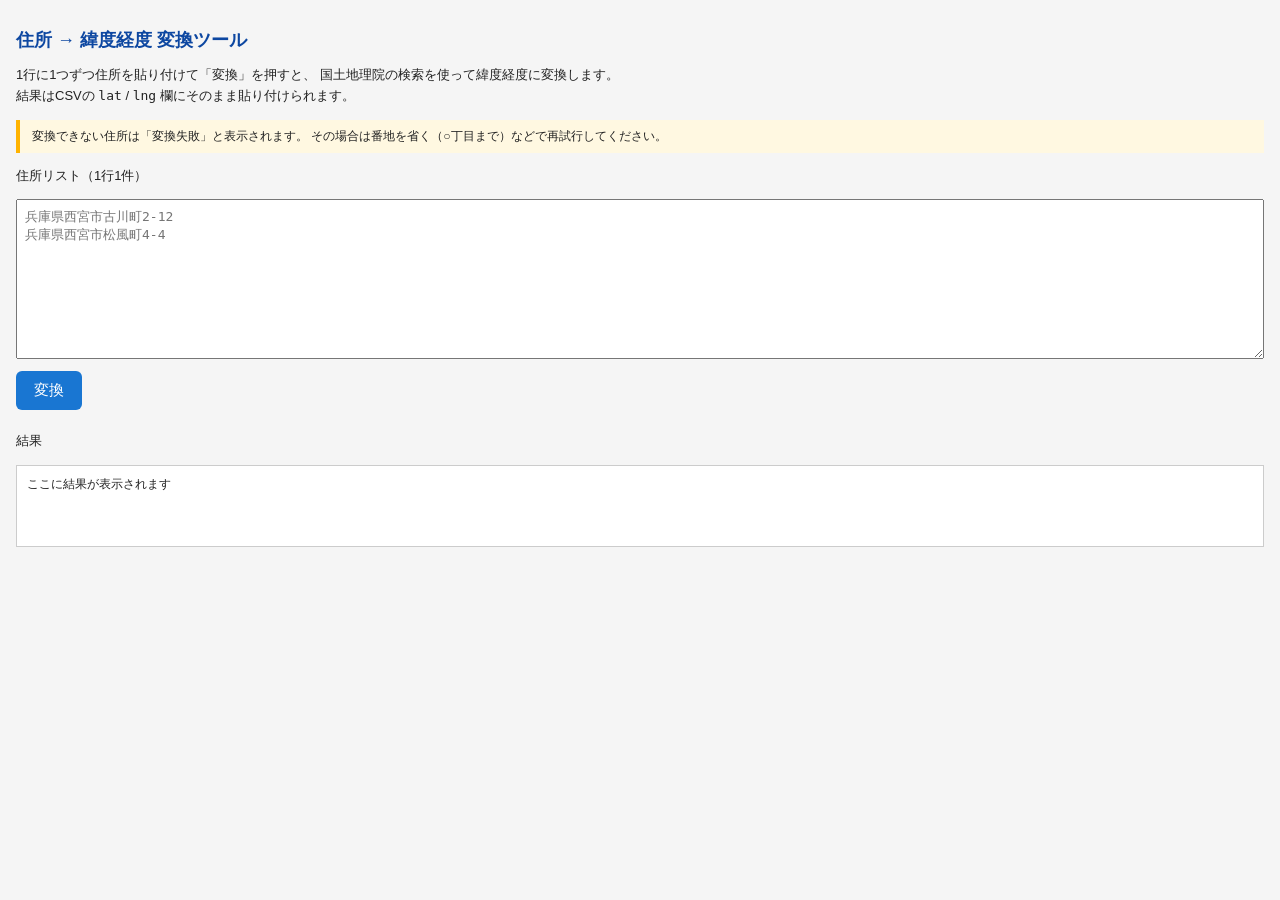
<file: geocode.html>
<!DOCTYPE html>
<html lang="ja">
<head>
<meta charset="UTF-8">
<meta name="viewport" content="width=device-width, initial-scale=1.0">
<title>住所→緯度経度 変換ツール（FCSS用）</title>
<style>
body{font-family:sans-serif;margin:0;padding:16px;background:#f5f5f5;color:#222}
h1{font-size:18px;color:#0d47a1}
p{font-size:13px;line-height:1.6}
textarea{width:100%;box-sizing:border-box;height:160px;font-family:monospace;font-size:13px;padding:8px}
button{padding:10px 18px;background:#1976d2;color:#fff;border:none;border-radius:6px;font-size:15px;margin:8px 0}
button:disabled{background:#999}
#out{white-space:pre;background:#fff;padding:10px;border:1px solid #ccc;overflow-x:auto;font-family:monospace;font-size:12px;min-height:60px}
.note{background:#fff8e1;border-left:4px solid #ffb300;padding:8px 12px;font-size:12px}
</style>
</head>
<body>

<h1>住所 → 緯度経度 変換ツール</h1>

<p>
1行に1つずつ住所を貼り付けて「変換」を押すと、
国土地理院の検索を使って緯度経度に変換します。<br>
結果はCSVの <code>lat</code> / <code>lng</code> 欄にそのまま貼り付けられます。
</p>

<div class="note">
変換できない住所は「変換失敗」と表示されます。
その場合は番地を省く（○丁目まで）などで再試行してください。
</div>

<p>住所リスト（1行1件）</p>

<textarea id="input" placeholder="兵庫県西宮市古川町2-12
兵庫県西宮市松風町4-4"></textarea>

<button id="run">変換</button>

<p>結果</p>

<div id="out">ここに結果が表示されます</div>

<script>
document.getElementById("run").onclick = async function(){

    var btn = this;
    var lines = document.getElementById("input").value
                .split("\n")
                .map(function(s){ return s.trim(); })
                .filter(function(s){ return s !== ""; });

    if(lines.length === 0){
        alert("住所を入力してください");
        return;
    }

    btn.disabled = true;
    btn.innerText = "変換中...";

    var out = document.getElementById("out");
    out.textContent = "address,lat,lng\n";

    for(var i=0;i<lines.length;i++){

        var addr = lines[i];

        try{
            var url = "https://msearch.gsi.go.jp/address-search/AddressSearch?q="
                      + encodeURIComponent(addr);
            var res = await fetch(url);
            var json = await res.json();

            if(json.length === 0){
                out.textContent += addr + ",変換失敗,変換失敗\n";
            }else{
                var lng = json[0].geometry.coordinates[0];
                var lat = json[0].geometry.coordinates[1];
                out.textContent += addr + "," + lat.toFixed(6) + "," + lng.toFixed(6) + "\n";
            }
        }catch(e){
            out.textContent += addr + ",エラー,エラー\n";
        }

        /* 連続アクセスを避けるため少し待つ */
        await new Promise(function(r){ setTimeout(r,400); });
    }

    btn.disabled = false;
    btn.innerText = "変換";
};
</script>

</body>
</html>
</file>
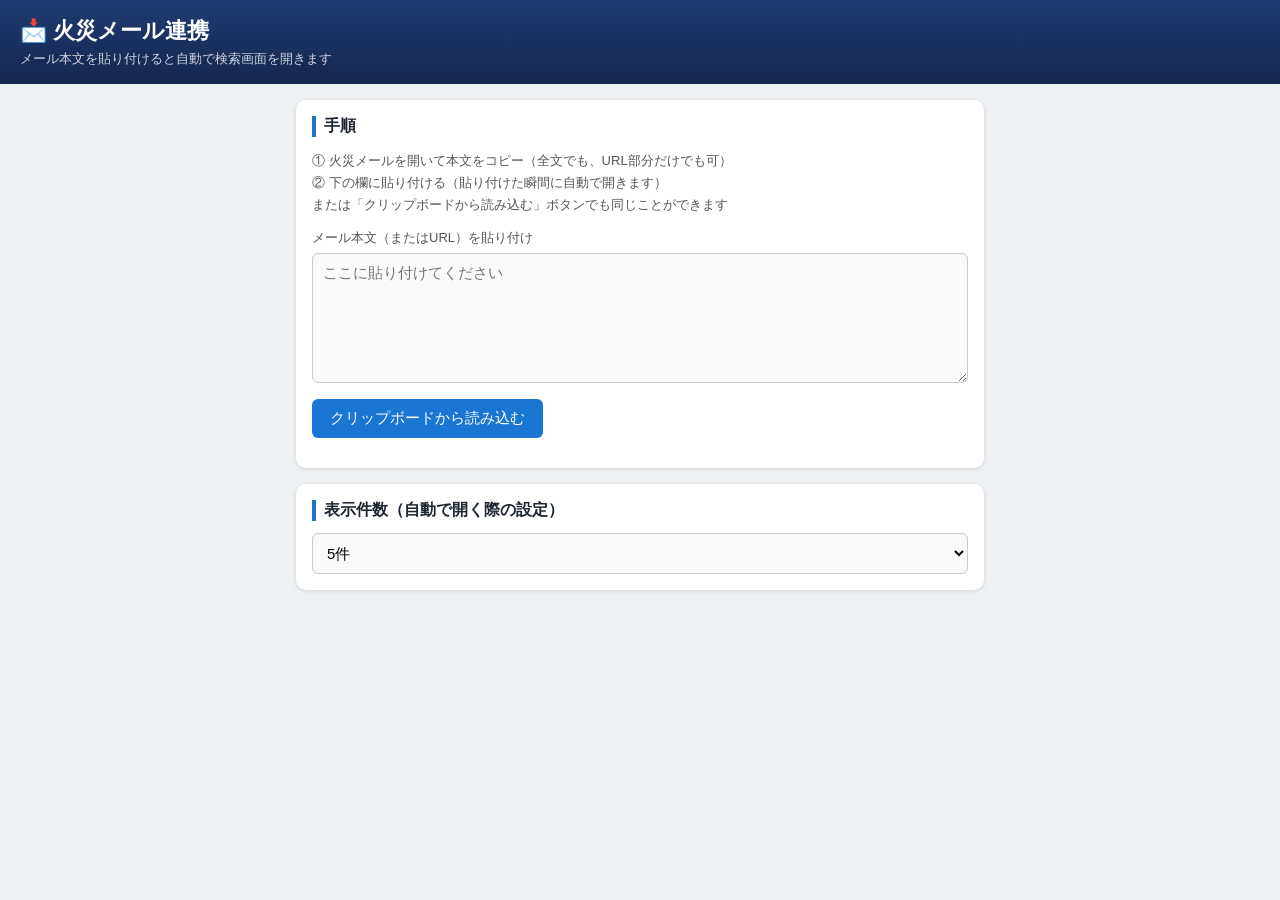
<file: mail-bridge.html>
<!DOCTYPE html>
<html lang="ja">
<head>

<meta charset="UTF-8">
<meta name="viewport" content="width=device-width, initial-scale=1.0">

<title>火災メール連携 FCSS-Simple</title>

<link rel="stylesheet" href="style.css?v=1">

</head>

<body>

<header>

<h1>📩 火災メール連携</h1>

<p>メール本文を貼り付けると自動で検索画面を開きます</p>

</header>

<div class="container">

<div class="card">

<h2>手順</h2>

<p style="font-size:13px; line-height:1.7; color:#555;">

① 火災メールを開いて本文をコピー（全文でも、URL部分だけでも可）<br>

② 下の欄に貼り付ける（貼り付けた瞬間に自動で開きます）<br>

または「クリップボードから読み込む」ボタンでも同じことができます

</p>

<label>

メール本文（またはURL）を貼り付け

</label>

<textarea id="mailText" rows="6" placeholder="ここに貼り付けてください"></textarea>

<button id="clipboardBtn">クリップボードから読み込む</button>

<div id="status" style="margin-top:14px; font-size:14px;"></div>

</div>

<div class="card">

<h2>表示件数（自動で開く際の設定）</h2>

<select id="topN">

<option value="3">3件</option>

<option value="5" selected>5件</option>

<option value="8">8件</option>

<option value="10">10件</option>

</select>

</div>

</div>

<script>

function extractLatLng(text) {

    // 主要パターン: query=lat,lng
    let m = text.match(/query=(-?\d+\.\d+),(-?\d+\.\d+)/);
    if (m) return { lat: parseFloat(m[1]), lng: parseFloat(m[2]) };

    // 予備パターン: @lat,lng
    m = text.match(/@(-?\d+\.\d+),(-?\d+\.\d+)/);
    if (m) return { lat: parseFloat(m[1]), lng: parseFloat(m[2]) };

    // 予備パターン: q=lat,lng または ll=lat,lng
    m = text.match(/[?&](?:q|ll)=(-?\d+\.\d+),(-?\d+\.\d+)/);
    if (m) return { lat: parseFloat(m[1]), lng: parseFloat(m[2]) };

    return null;

}

function statusMsg(text, isError) {

    const el = document.getElementById("status");

    el.textContent = text;
    el.style.color = isError ? "#c62828" : "#2e7d32";

}

function tryOpen(text) {

    if (!text || text.trim() === "") {

        return;

    }

    const coords = extractLatLng(text);

    if (!coords) {

        statusMsg("座標を含むGoogle MapリンクがURL内に見つかりませんでした。手動で座標や住所を確認してください。", true);

        return;

    }

    const topN = document.getElementById("topN").value;

    statusMsg(

        "座標を検出しました（緯度" + coords.lat + " / 経度" + coords.lng + "）。検索画面を開きます…",
        false

    );

    const url = "index.html?lat=" + coords.lat + "&lng=" + coords.lng + "&n=" + topN;

    setTimeout(function () {

        window.location.href = url;

    }, 600);

}

const mailText = document.getElementById("mailText");

mailText.addEventListener("input", function () {

    tryOpen(mailText.value);

});

mailText.addEventListener("paste", function () {

    // ペーストイベント発火直後はまだ値が反映されていないため少し待つ
    setTimeout(function () {

        tryOpen(mailText.value);

    }, 50);

});

document.getElementById("clipboardBtn").addEventListener("click", async function () {

    try {

        const text = await navigator.clipboard.readText();

        mailText.value = text;

        tryOpen(text);

    } catch (e) {

        statusMsg("クリップボードを読み取れませんでした。上の欄に直接貼り付けてください。", true);

    }

});

/* ==========================================================
   URLパラメータ経由での自動処理
   例: mail-bridge.html?text=（URLエンコードしたメール本文）
   iOSショートカット等の外部自動化から、メール本文を
   URLに乗せて渡すだけで、このページが検出・遷移まで行う。
========================================================== */

(function () {

    const params = new URLSearchParams(window.location.search);

    const text = params.get("text");

    if (text) {

        mailText.value = text;

        tryOpen(text);

    }

})();

</script>

</body>
</html>
</file>
<file: style.css>
/* ==========================================================
   FCSS style.css
========================================================== */

* {
  box-sizing: border-box;
}

body {
  margin: 0;
  font-family: "Hiragino Sans", "Yu Gothic", -apple-system, sans-serif;
  background: #eef1f4;
  color: #1c2530;
}

header {
  background: linear-gradient(#1e3c72, #14274e);
  color: #fff;
  padding: 16px 20px;
}

header h1 {
  margin: 0;
  font-size: 22px;
}

header p {
  margin: 4px 0 0;
  font-size: 13px;
  opacity: 0.8;
}

.container {
  max-width: 720px;
  margin: 0 auto;
  padding: 16px;
}

.card {
  background: #fff;
  border-radius: 10px;
  box-shadow: 0 1px 4px rgba(0, 0, 0, 0.12);
  padding: 16px;
  margin-bottom: 16px;
}

.card h2 {
  margin: 0 0 12px;
  font-size: 16px;
  border-left: 4px solid #1976d2;
  padding-left: 8px;
}

label {
  display: block;
  font-size: 13px;
  color: #555;
  margin-bottom: 6px;
  margin-top: 10px;
}

input[type="text"],
select,
textarea {
  width: 100%;
  padding: 10px;
  font-size: 15px;
  border: 1px solid #ccc;
  border-radius: 6px;
  background: #fafafa;
}

textarea {
  min-height: 70px;
  resize: vertical;
}

button {
  margin-top: 12px;
  padding: 10px 18px;
  font-size: 15px;
  background: #1976d2;
  color: #fff;
  border: none;
  border-radius: 6px;
  cursor: pointer;
}

button:hover {
  background: #1565c0;
}

button:disabled {
  background: #999;
  cursor: default;
}

#map {
  height: 420px;
  border-radius: 8px;
  overflow: hidden;
}

#plan {
  font-size: 14px;
  color: #777;
}

.unit {
  display: flex;
  gap: 10px;
  align-items: flex-start;
  padding: 8px 0;
  border-bottom: 1px solid #eee;
}

.unit:last-child {
  border-bottom: none;
}

.unitNo {
  flex-shrink: 0;
  width: 34px;
  height: 34px;
  border-radius: 50%;
  background: #263238;
  color: #fff;
  font-size: 11px;
  font-weight: bold;
  display: flex;
  align-items: center;
  justify-content: center;
  text-align: center;
  line-height: 1.1;
}

.unitBody {
  flex: 1;
  font-size: 13px;
  line-height: 1.5;
}

.unitBody strong {
  font-size: 14px;
}

#radio {
  font-family: monospace;
}

/* ==========================================================
   水利ラベル（地図上の常時表示ツールチップ）
========================================================== */

.suiri-label {
  background: rgba(255, 255, 255, 0.92);
  border: 1px solid #999;
  border-radius: 4px;
  padding: 1px 5px;
  font-size: 10px;
  font-weight: bold;
  color: #333;
  box-shadow: none;
}

.suiri-label-highlight {
  background: #fff3cd;
  border: 2px solid #d32f2f;
  color: #b71c1c;
  font-size: 12px;
  padding: 2px 7px;
}

/* ==========================================================
   タブ切り替え（地図・近隣水利一覧・近隣消防署一覧）
========================================================== */

.tab-card {
  padding: 0;
  overflow: hidden;
}

.tab-bar {
  display: flex;
  border-bottom: 1px solid #ddd;
  background: #f5f5f5;
}

.tab-btn {
  flex: 1;
  margin: 0;
  padding: 12px 6px;
  font-size: 13px;
  background: transparent;
  color: #555;
  border: none;
  border-radius: 0;
  border-bottom: 3px solid transparent;
  cursor: pointer;
}

.tab-btn.active {
  background: #fff;
  color: #1976d2;
  font-weight: bold;
  border-bottom: 3px solid #1976d2;
}

.tab-panel {
  display: none;
  padding: 16px;
}

.tab-panel.active {
  display: block;
}

#armMapClickBtn {
  width: 100%;
  margin-top: 0;
  margin-bottom: 10px;
  background: #eee;
  color: #333;
  border: 1px solid #ccc;
}

#armMapClickBtn.active {
  background: #d32f2f;
  color: #fff;
  border-color: #d32f2f;
}

/* ==========================================================
   Googleマップナビリンク（一覧側）
========================================================== */

.nav-link {
  display: inline-block;
  margin-top: 6px;
  padding: 6px 12px;
  background: #1976d2;
  color: #fff;
  border-radius: 6px;
  text-decoration: none;
  font-size: 13px;
  font-weight: bold;
}

.nav-link:active {
  background: #1565c0;
}
</file>
